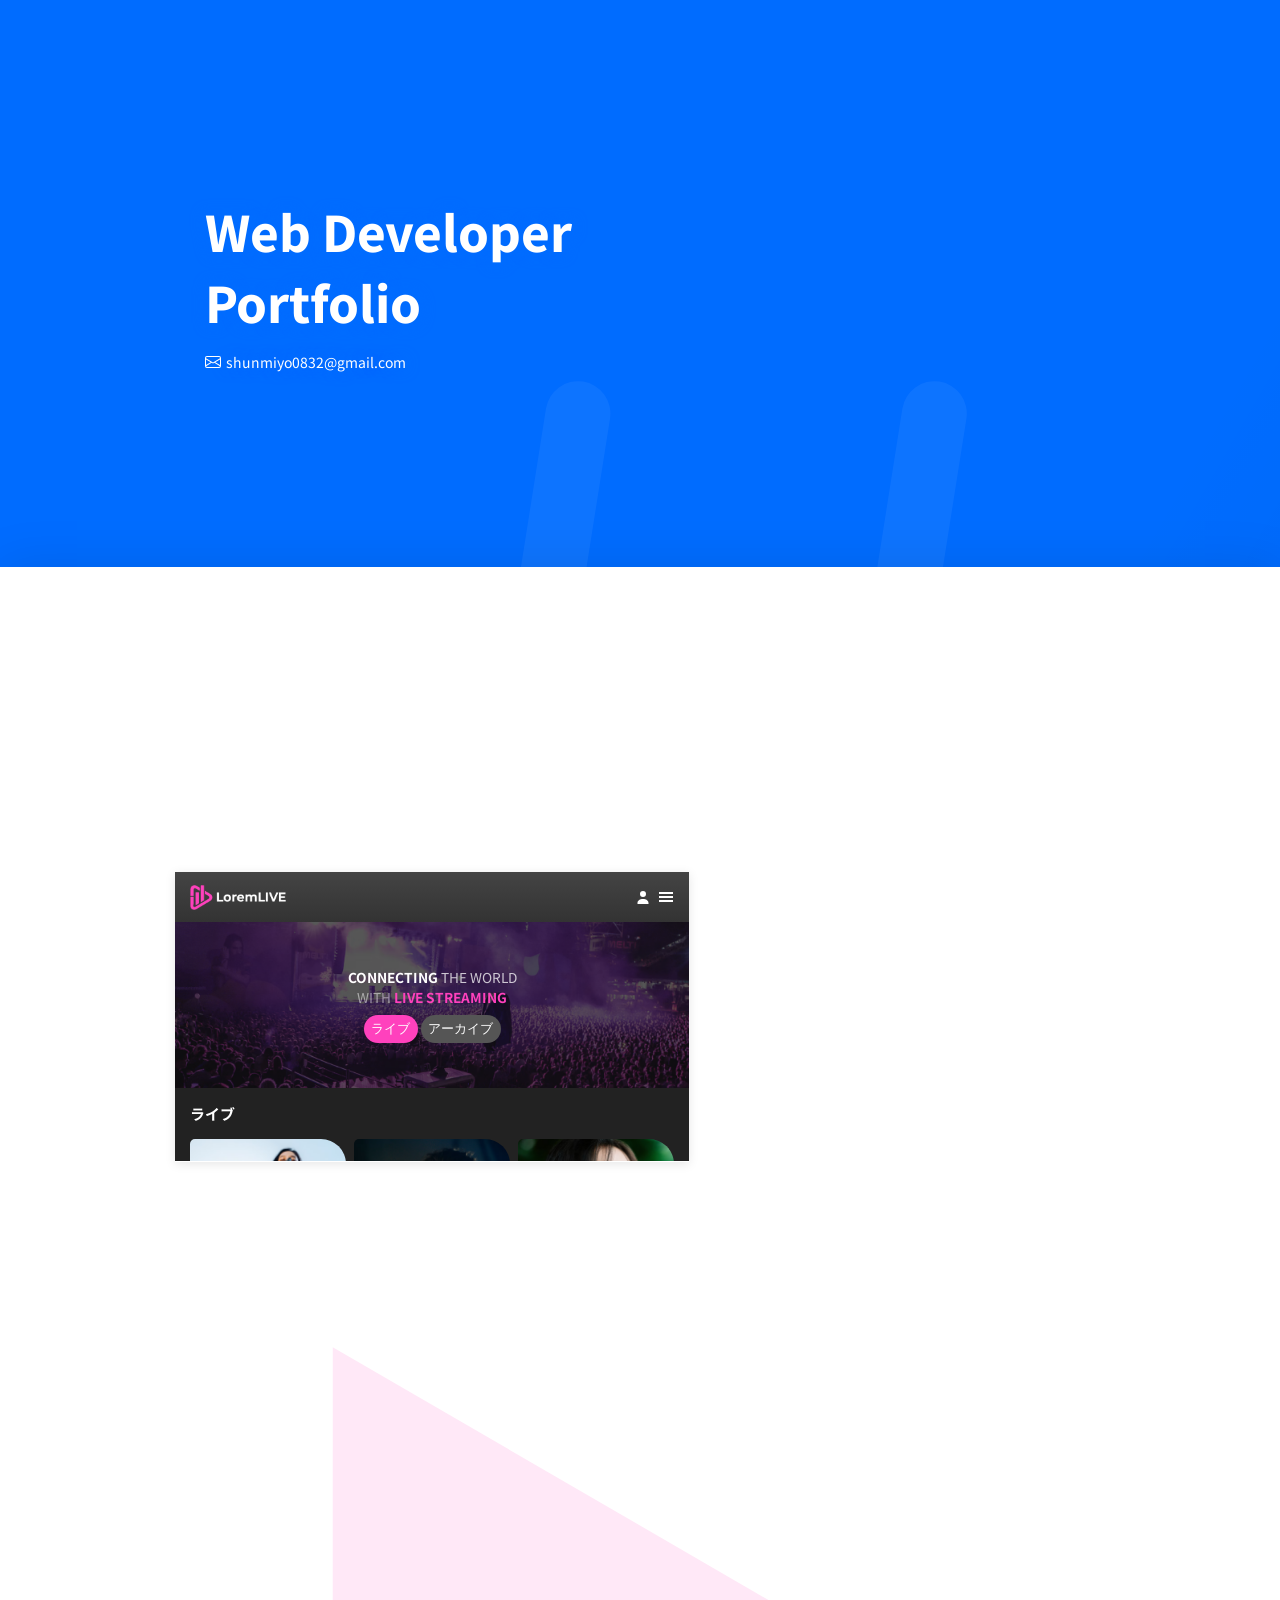
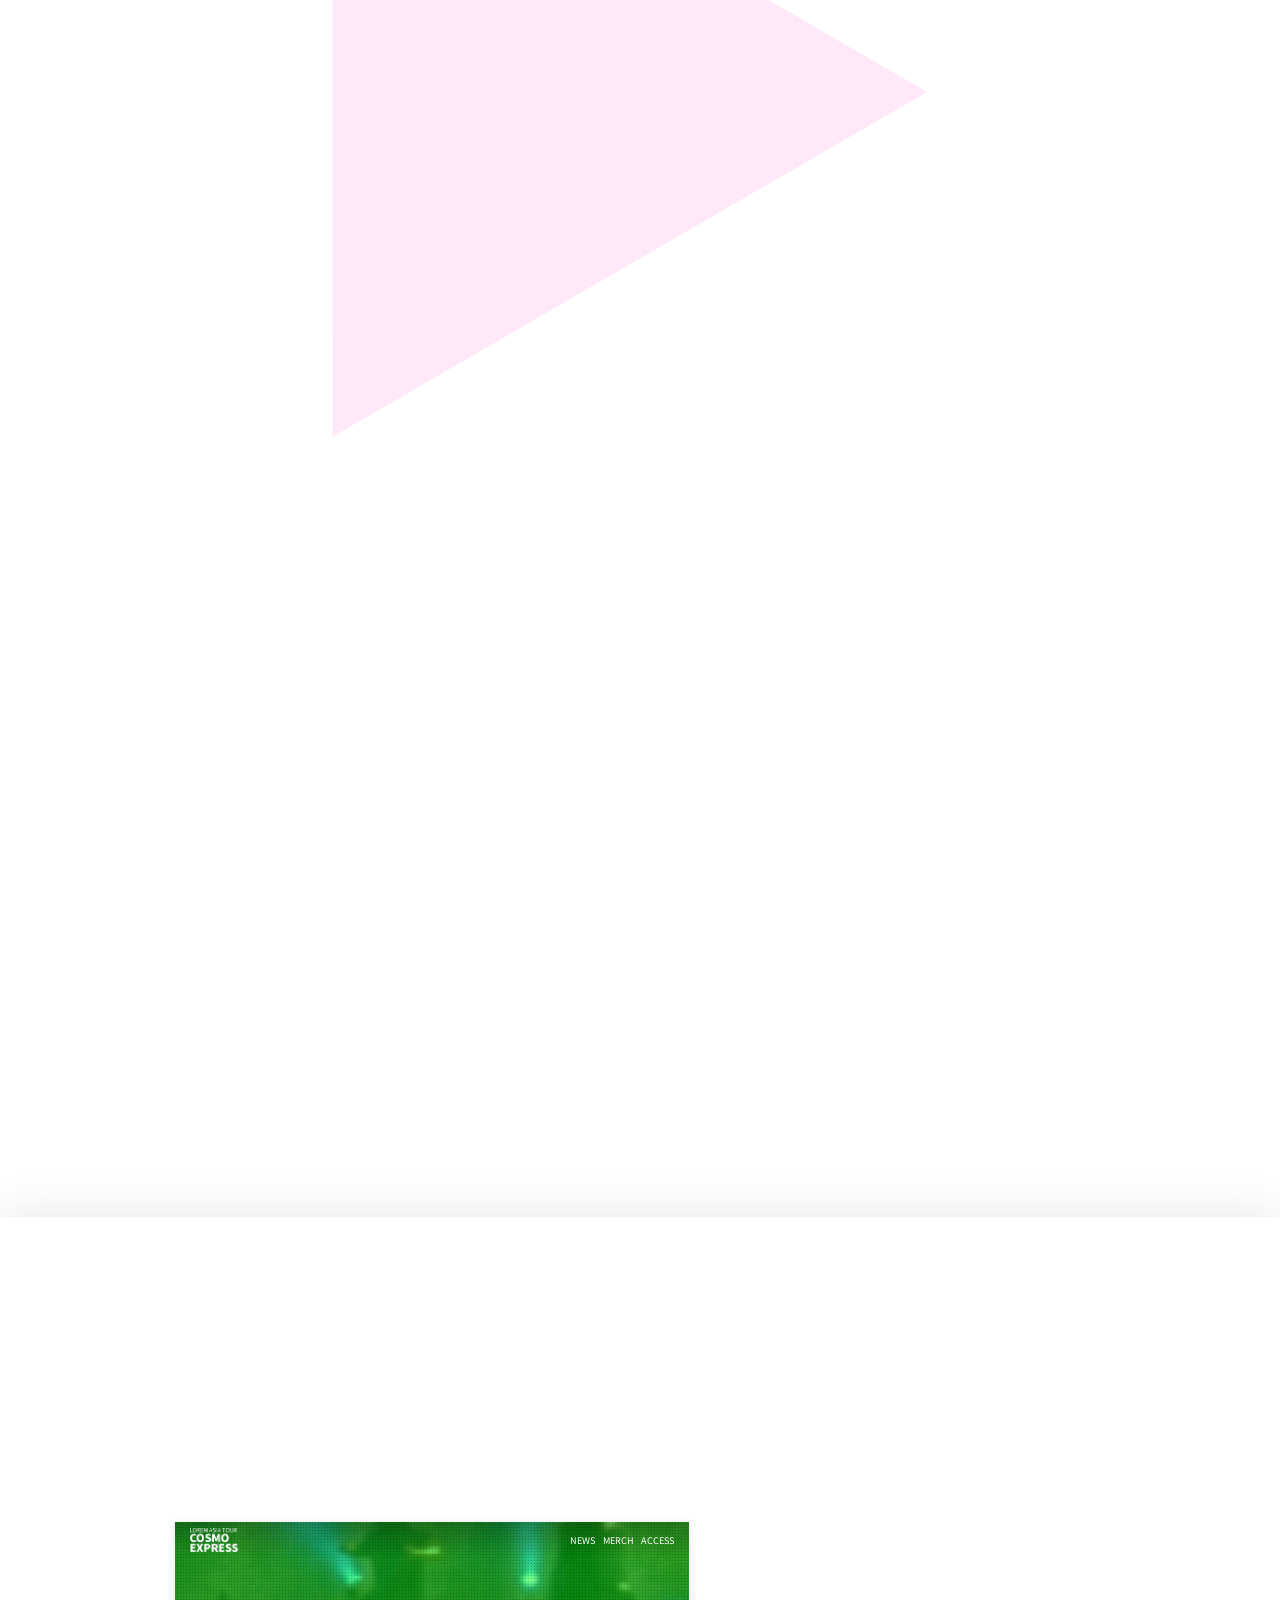
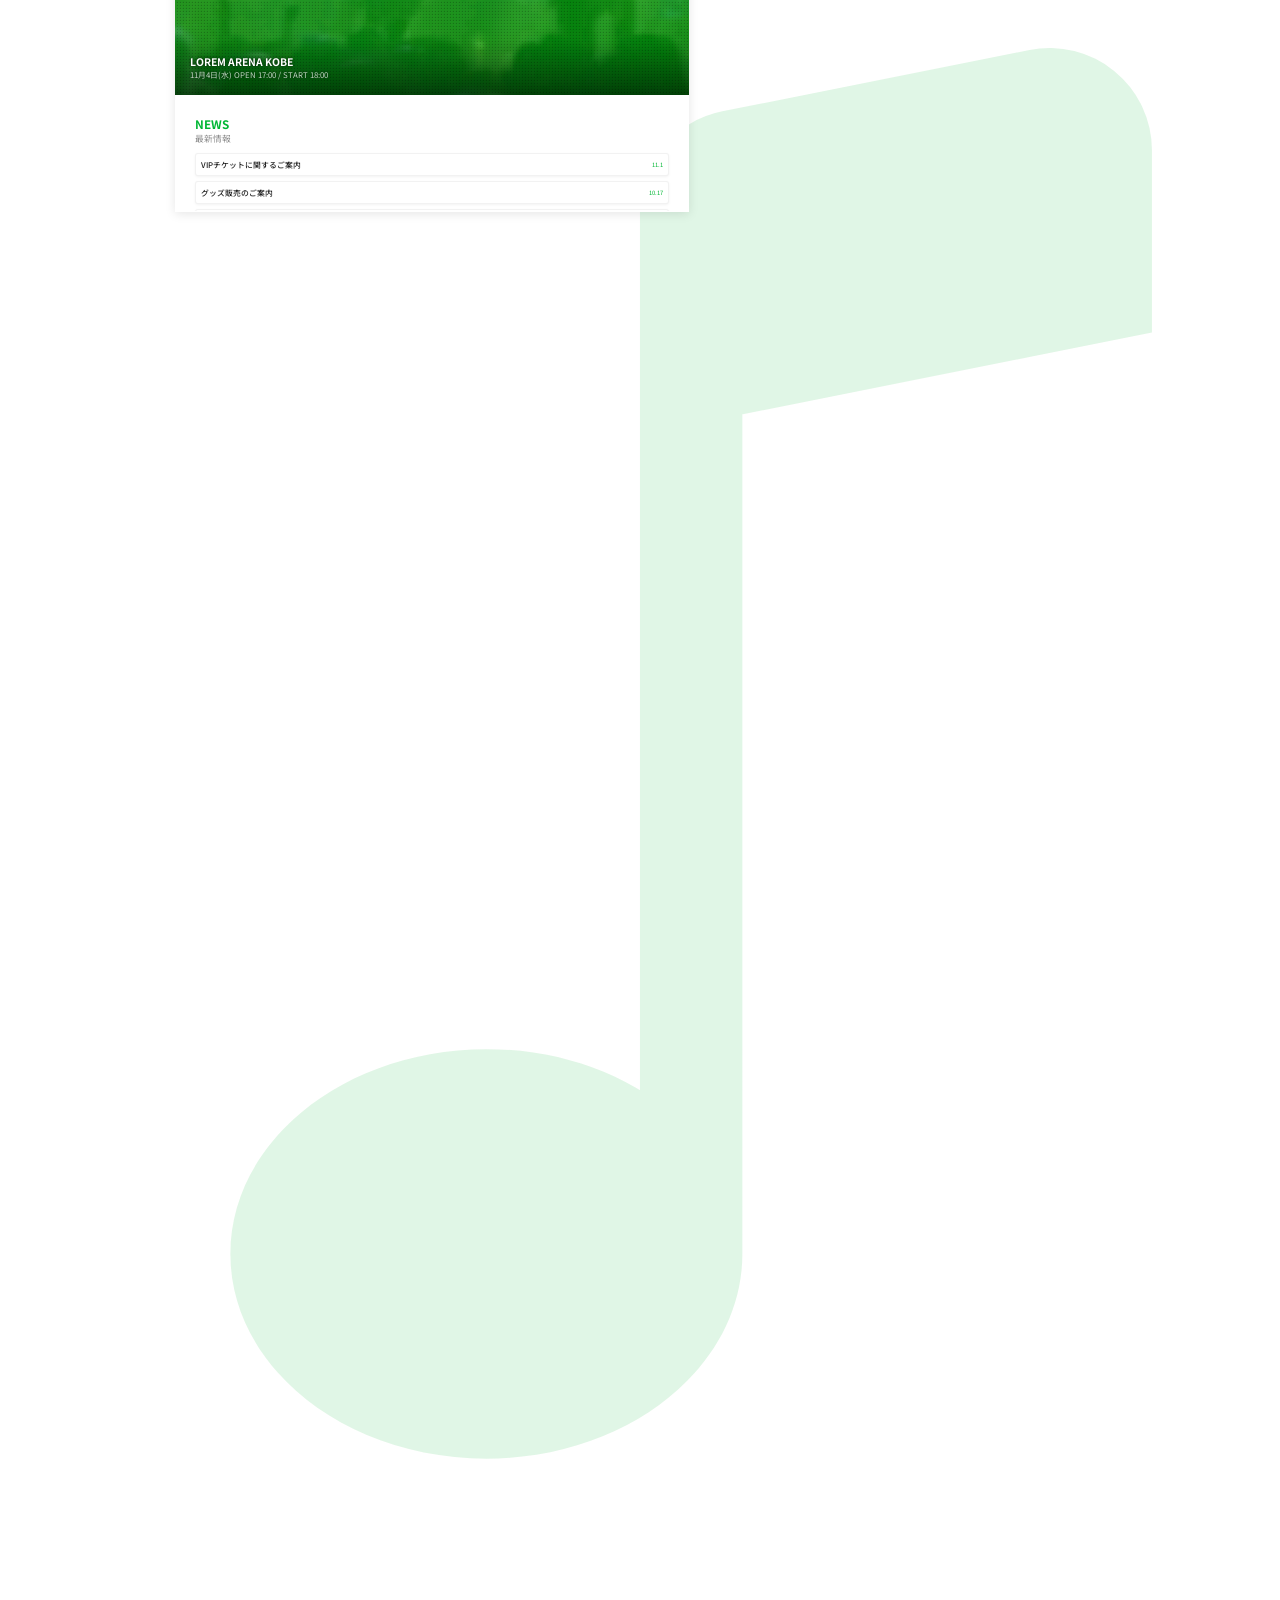
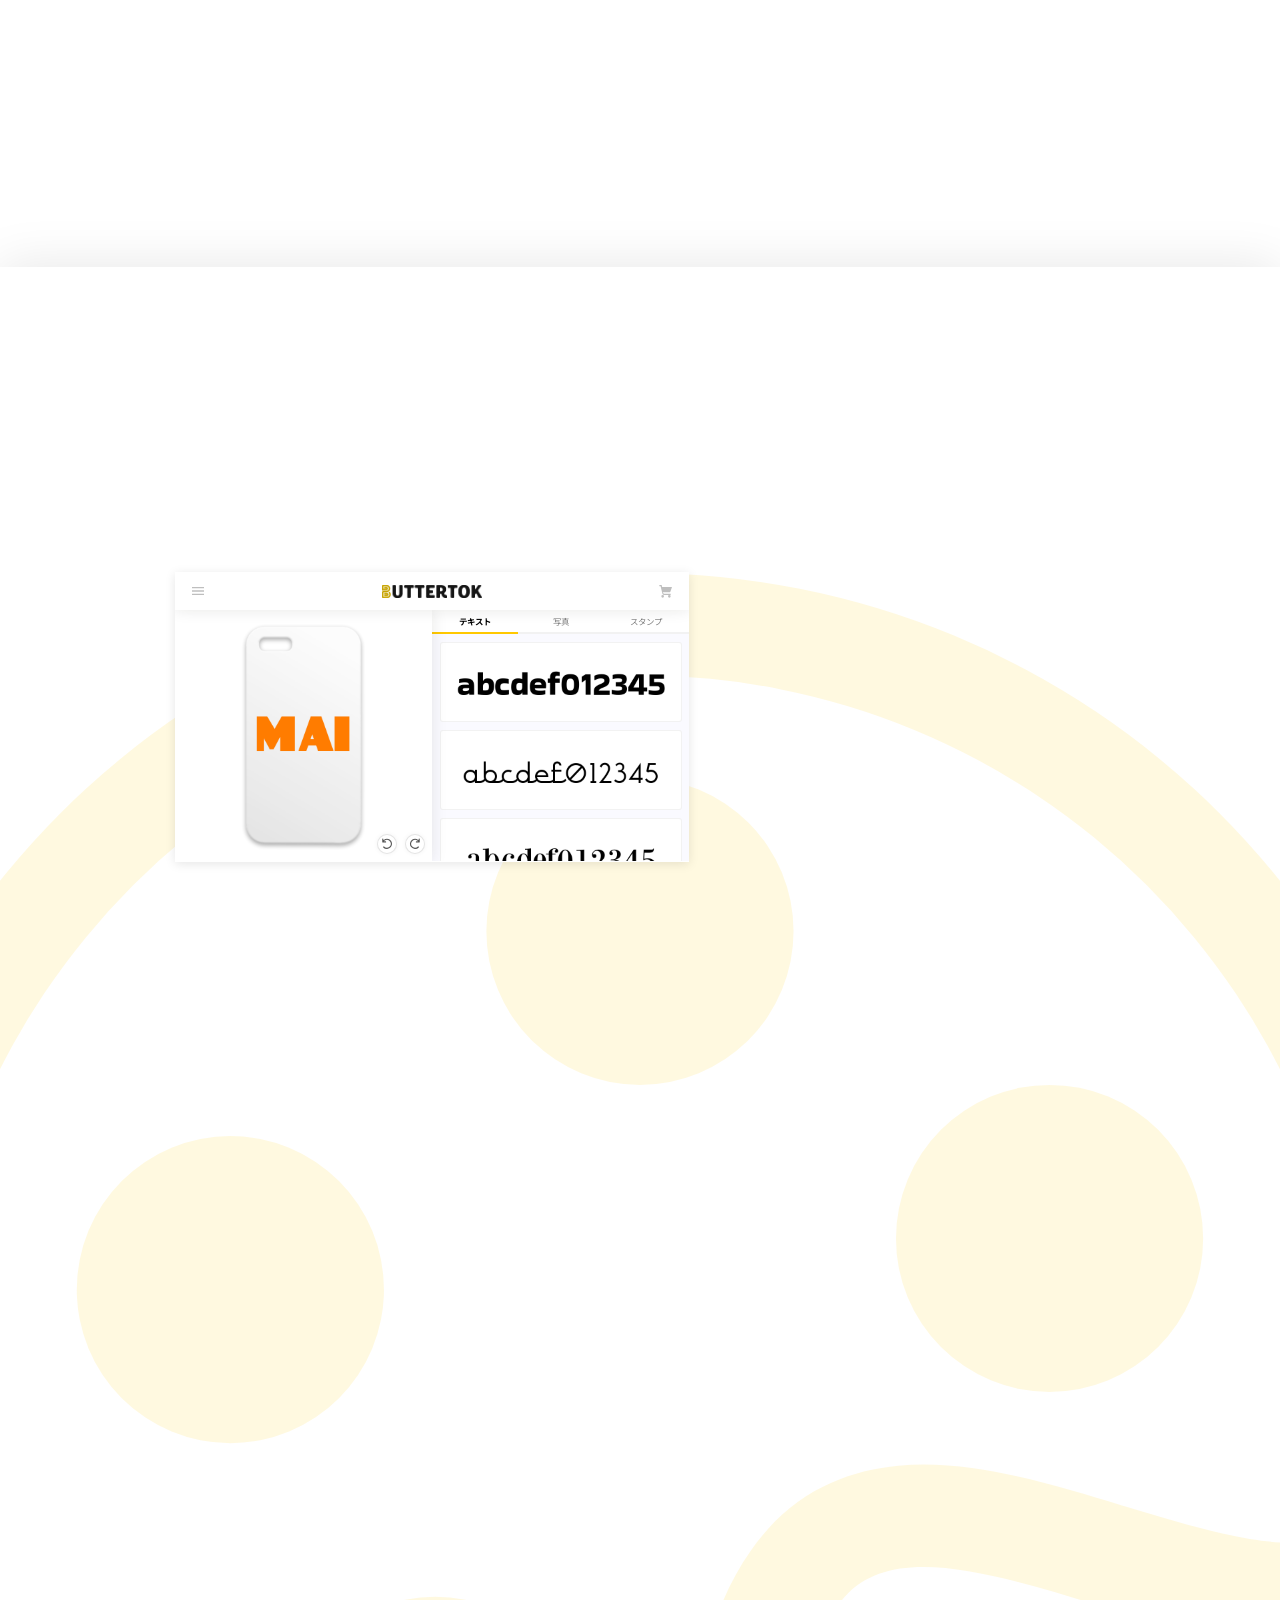
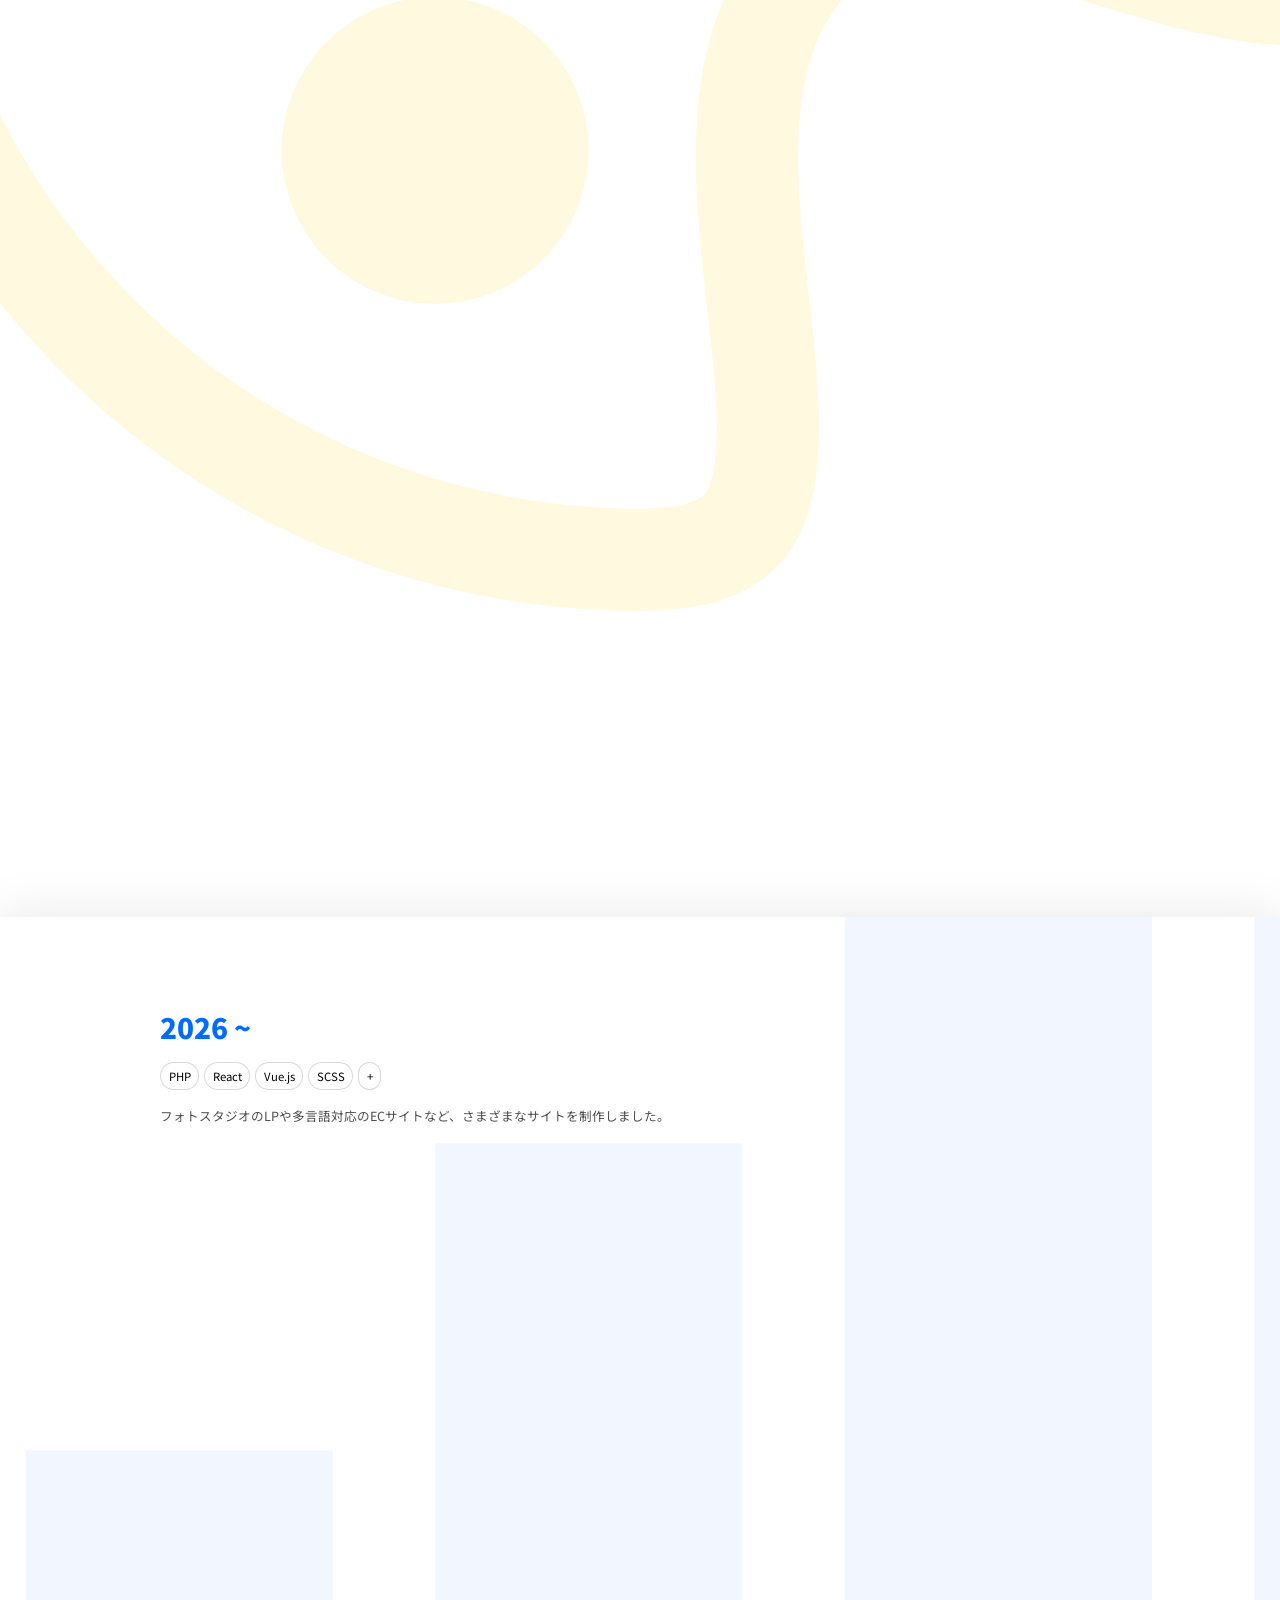
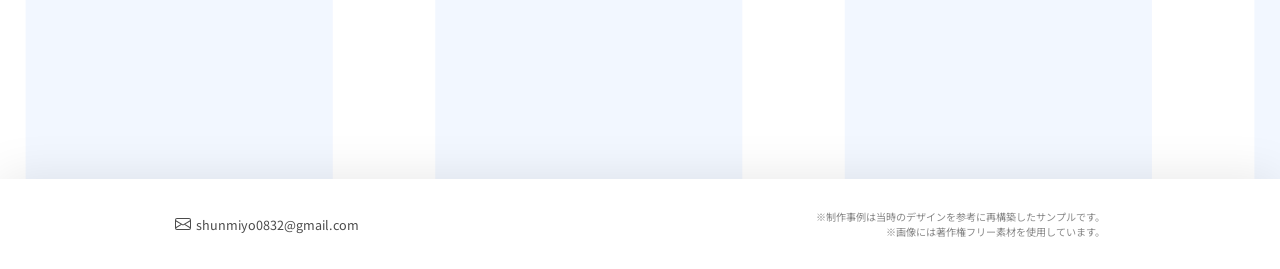
<file: index.html>
<html lang="ja">
  <head>
      <meta charset="UTF-8">
      <meta name="viewport" content="width=device-width, initial-scale=1.0, minimum-scale=1.0, maximum-scale=1.0, user-scalable=no">
      <meta name="robots" content="noindex, nofollow">
      <meta name="theme-color" content="rgb(0, 108, 255)">

      <link rel="preconnect" href="https://fonts.googleapis.com">
      <link rel="preconnect" href="https://fonts.gstatic.com" crossorigin>
      <link href="https://fonts.googleapis.com/css2?family=Noto+Sans+JP:wght@400;700&display=swap" rel="stylesheet">
      <link href="./assets/style.css?ver=117" rel="stylesheet">

      <title>
        Web Developer Portfolio
      </title>
  </head>

  <body>
    <main>
      <!-- slogan -->
      <section class="slogan-group">
        <div class="slogan-overlay"></div>
        <img class="slogan-hash" src="./assets/hashtag.svg" alt="">
        <div class="wrapper box">
          <div class="slogan-description">
            <h1>
              Web Developer<br>
              Portfolio
            </h1>
            <a class="slogan-contact" href="mailto:shunmiyo0832@gmail.com">
              <img class="footer-icon" src="./assets/email.svg" alt="">
              shunmiyo0832@gmail.com
            </a>
          </div>
        </div>
      </section>
      <!-- slogan end -->

      <!-- work group list -->
      <section class="work-group-list">
        <!-- work group -->
        <section class="work-group work-group-play">
          <div class="wrapper box">
            <div class="box-vertical">
              <div class="work-part-grid">
                <div class="work-part-preview">
                  <div class="work-preview-wrapper">
                    <div class="work-preview">
                      <iframe src="./sites/concert_streaming.html"></iframe>
                    </div>
                  </div>
                </div>

                <div class="work-part-description">
                  <div class="work-description-year">
                    2023
                  </div>

                  <div class="work-description-title-box">
                    <h2>
                      オンラインライブ配信サイト
                    </h2>
                  </div>

                  <div class="work-description-content-box">
                    <div class="work-description-flex work-description-flex-technology">
                      <div>
                        HTML
                      </div>

                      <div>
                        PHP
                      </div>

                      <div>
                        jQuery
                      </div>

                      <div>
                        Bootstrap
                      </div>

                      <div>
                        Socket.IO
                      </div>
                    </div>

                    <div class="work-description-detail">
                      ライブイベントの配信を提供するサイトを制作しました。
                    </div>
                  </div>
                </div>
              </div>
            </div>
          </div>
        </section>
        <!-- work group end -->

        <!-- work group -->
        <section class="work-group work-group-note">
          <div class="wrapper box">
            <div class="box-vertical">
              <div class="work-part-grid">
                <div class="work-part-preview">
                  <div class="work-preview-wrapper">
                    <div class="work-preview">
                      <iframe src="./sites/concert_artist.html"></iframe>
                    </div>
                  </div>
                </div>

                <div class="work-part-description">
                  <div class="work-description-year">
                    2024
                  </div>

                  <div class="work-description-title-box">
                    <h2>
                      アーティストライブイベントLP
                    </h2>
                  </div>

                  <div class="work-description-content-box">
                    <div class="work-description-flex work-description-flex-technology">
                      <div>
                        HTML
                      </div>

                      <div>
                        PHP
                      </div>

                      <div>
                        JavaScript
                      </div>

                      <div>
                        CSS
                      </div>
                    </div>

                    <div class="work-description-detail">
                      主にアーティストのイベントを紹介するLPを多数制作しました。
                    </div>
                  </div>
                </div>
              </div>
            </div>
          </div>
        </section>
        <!-- work group end -->

        <!-- work group -->
        <section class="work-group work-group-palette">
          <div class="wrapper box">
            <div class="box-vertical">
              <div class="work-part-grid">
                <div class="work-part-preview">
                  <div class="work-preview-wrapper">
                    <div class="work-preview">
                      <iframe src="./sites/concert_ordermade.html"></iframe>
                    </div>
                  </div>
                </div>

                <div class="work-part-description">
                  <div class="work-description-year">
                    2025
                  </div>

                  <div class="work-description-title-box">
                    <h2>
                      オリジナルグッズ<br>
                      デザインサイト
                    </h2>
                  </div>

                  <div class="work-description-content-box">
                    <div class="work-description-flex work-description-flex-technology">
                      <div>
                        Fabric.js
                      </div>

                      <div>
                        CodeIgniter4
                      </div>

                      <div>
                        CSS
                      </div>
                    </div>

                    <div class="work-description-detail">
                      Fabric.jsを活用し、オリジナルグッズをデザインできるECサイトを構築しました。
                    </div>
                  </div>
                </div>
              </div>
            </div>
          </div>
        </section>
        <!-- work group end -->

        <!-- work group -->
        <section class="work-group work-group-2026 work-group-chart">
          <div class="wrapper box">
            <div class="box-vertical">
              <div class="work-group-year">
                2026 ~
              </div>

              <div class="work-description-flex work-description-flex-technology work-group-technology">
                <div>PHP</div>
                <div>React</div>
                <div>Vue.js</div>
                <div>SCSS</div>
                <div>+</div>
              </div>

              <div class="work-description-content-box">
                <div class="work-description-detail">
                  フォトスタジオのLPや多言語対応のECサイトなど、さまざまなサイトを制作しました。
                </div>
              </div>

              <div class="work-gallery-grid">
                <div class="work-gallery-item"><img src="./assets/site_screenshot_0.png" alt=""></div>
                <div class="work-gallery-item"><img src="./assets/site_screenshot_1.png" alt=""></div>
                <div class="work-gallery-item"><img src="./assets/site_screenshot_2.png" alt=""></div>
                <div class="work-gallery-item"><img src="./assets/site_screenshot_3.png" alt=""></div>
              </div>
            </div>
          </div>
        </section>
        <!-- work group end -->
      </section>
      <!-- work group list end -->
    </main>

    <footer>
      <div class="wrapper box">
        <div class="footer-content">
          <a href="mailto:shunmiyo0832@gmail.com">
            <img class="footer-icon" src="./assets/email.svg" alt=""> shunmiyo0832@gmail.com
          </a>
          <div class="footer-note">
            ※制作事例は当時のデザインを参考に再構築したサンプルです。<br>
            ※画像には著作権フリー素材を使用しています。
          </div>
        </div>
      </div>
    </footer>
  <script>
    const updateVisibility = new IntersectionObserver(entries => {
      entries.forEach(entry => {
        entry.target.classList.toggle('is-visible', entry.isIntersecting);
      });
    }, { threshold: 0.35 });

    document.querySelectorAll('.work-part-description, .work-gallery-item').forEach(item => {
      updateVisibility.observe(item);
    });

    const updatePreview = () => {
      document.querySelectorAll('.work-group').forEach(workGroup => {
        if (workGroup.classList.contains('work-group-2026')) {
          return;
        }

        const scrollRange = workGroup.offsetHeight - window.innerHeight;
        const progress = scrollRange > 0
          ? Math.max(0, Math.min(1, -workGroup.getBoundingClientRect().top / scrollRange))
          : 0;
        workGroup.style.setProperty('--scroll-progress', progress);
      });
    };

    window.addEventListener('scroll', updatePreview, { passive: true });
    window.addEventListener('resize', updatePreview);

    updatePreview();
  </script>
  </body>
</html>
</file>
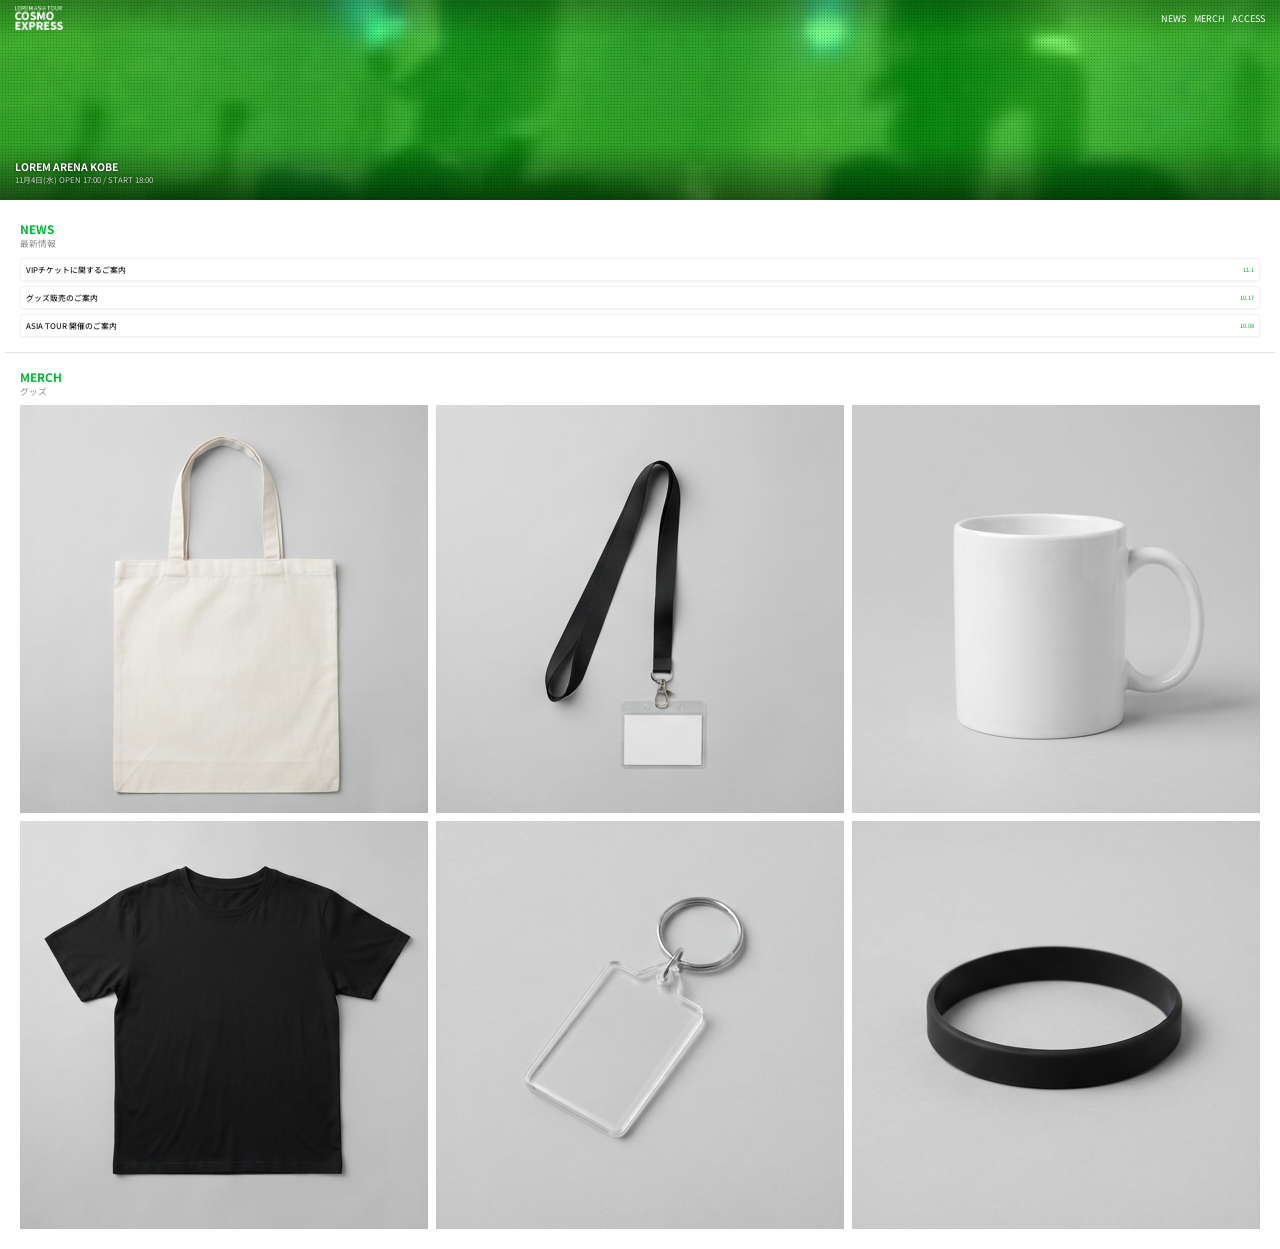
<file: sites/concert_artist.html>
<html lang="ja">
  <head>
    <meta charset="UTF-8">
    <meta name="viewport" content="width=device-width, initial-scale=1.0, minimum-scale=1.0, maximum-scale=1.0, user-scalable=no">
    <meta name="robots" content="noindex, nofollow">

    <link rel="preconnect" href="https://fonts.googleapis.com">
    <link rel="preconnect" href="https://fonts.gstatic.com" crossorigin>
    <link href="https://fonts.googleapis.com/css2?family=Noto+Sans+JP:wght@400;700&display=swap" rel="stylesheet">
    <link href="./assets/site_common.css" rel="stylesheet">

    <style>
      html, body {
        color: #222;
      }

      header {
        position: fixed;
        top: 0;
        left: 0;
        width: 100%;
        height: 36px;
        line-height: 36px;
        z-index: 10;
        color: #fff;
        background-image: linear-gradient(to bottom, rgba(0,0,0,0.25), rgba(0,0,0,0));
      }

      .header-logo {
        background-image: url('./assets/concert_artist_logo.png');
        width: 48px;
        height: 36px;
        background-position: center;
        background-size: contain;
        background-repeat: no-repeat;
      }

      .header-menu-list {
        font-size: 0.7em;
      }

      section.intro {
        height: 60vh;
        max-height: 200px;
        background-image: url('./assets/concert_artist_intro_background.png');
        background-size: cover;
        background-position: center;
        position: relative;
      }

      .intro-content-box {
        position: relative;
        width: 100%;
        height: 100%;
        background-color: rgba(0,255,25,0.5);
        background-image: url('./assets/concert_artist_intro_background_shade.png');
        background-size: 3px 3px;
      }

      .intro-content {
        position: absolute;
        left: 0;
        bottom: 0;
        padding: var(--spacing);
        width: 100%;
        color: #fff;
        text-shadow: 0 0 3px rgba(0,0,0,0.75);
        background-image: linear-gradient(to bottom, rgba(0,0,0,0), rgba(0,0,0,0.5));
      }

      .intro-content-title {
        font-size: 0.8em;
        font-weight: 700;
      }

      .intro-content-datetime {
        font-size: 0.6em;
        opacity: 0.75;
      }

      main {
        padding: calc(var(--spacing) / 3);
      }

      main > section {
        border-bottom: 1px solid rgba(0,0,0,0.1);
      }

      main > section:last-child {
        border-bottom: none;
      }

      .section-title {
        font-size: 0.9em;
        color: #00b734;
        margin-bottom: calc(var(--spacing) / 2);
      }

      .section-title-sub {
        font-weight: 400;
        font-size: 0.75em;
        opacity: 0.5;
        color: #222;
      }

      .news-element {
        padding: calc(var(--spacing) / 3);
        font-size: 0.6em;
        margin-bottom: calc(var(--spacing) / 3);
        background-color: #fff;
        border: 1px solid rgba(0,0,0,0.05);
        box-shadow: 0 1px 3px rgba(0,0,0,0.05);
        border-radius: 3px;
      }

      .news-list > .news-element:last-child {
        margin-bottom: 0;
      }

      .news-title {
        font-weight: 500;
      }

      .news-date {
        font-size: 0.75em;
        color: #00b734;
      }

      .merch-list {
        display: flex;
        flex-wrap: wrap;
        gap: calc(var(--spacing) / 2);
      }

      .merch-item {
        flex: 0 0 calc((100% - var(--spacing)) / 3);
        aspect-ratio: 1;
        background-color: #eee;
        background-size: cover;
      }

      @media (max-width: 319px) {
        .section-title {
          text-align: center;
        }
      }

      @media (max-width: 239px) {
        .merch-item {
          flex-basis: calc((100% - var(--spacing) / 2) / 2);
        }
      }
    </style>
  </head>
  
  <body>
    <header>
      <div class="box-horizontal">
        <div class="flex space-between">
          <div>
            <div class="header-logo"></div>
          </div>

          <div class="flex header-menu-list">
            <div>
              NEWS
            </div>

            <div>
              MERCH
            </div>

            <div>
              ACCESS
            </div>
          </div>
        </div>
      </div>
    </header>

    <section class="intro">
      <div class="intro-content-box">
        <div class="intro-content">
          <div class="intro-content-title">
            LOREM ARENA KOBE
          </div>

          <div class="intro-content-datetime">
            11月4日(水) OPEN 17:00 / START 18:00
          </div>
        </div>
      </div>
    </section>

    <main>
      <section class="news box">
        <h2 class="section-title">
          NEWS<br>
          <span class="section-title-sub">
            最新情報
          </span>
        </h2>

        <div class="news-list">
          <div class="news-element">
            <div class="flex space-between">
              <div class="news-title">
                VIPチケットに関するご案内
              </div>

              <div class="news-date">
                11.1
              </div>
            </div>
          </div>

          <div class="news-element">
            <div class="flex space-between">
              <div class="news-title">
                グッズ販売のご案内
              </div>

              <div class="news-date">
                10.17
              </div>
            </div>
          </div>

          <div class="news-element">
            <div class="flex space-between">
              <div class="news-title">
                ASIA TOUR 開催のご案内
              </div>

              <div class="news-date">
                10.08
              </div>
            </div>
          </div>
        </div>
      </section>

      <section class="news box">
        <h2 class="section-title">
          MERCH<br>
          <span class="section-title-sub">
            グッズ
          </span>
        </h2>

        <div class="merch-list">
          <div class="merch-item" style="background-image: url('./assets/concert_artist_merch_0.png');"></div>
          <div class="merch-item" style="background-image: url('./assets/concert_artist_merch_1.png');"></div>
          <div class="merch-item" style="background-image: url('./assets/concert_artist_merch_2.png');"></div>
          <div class="merch-item" style="background-image: url('./assets/concert_artist_merch_3.png');"></div>
          <div class="merch-item" style="background-image: url('./assets/concert_artist_merch_4.png');"></div>
          <div class="merch-item" style="background-image: url('./assets/concert_artist_merch_5.png');"></div>
        </div>
      </section>
    </main>
  </body>
</html>
</file>
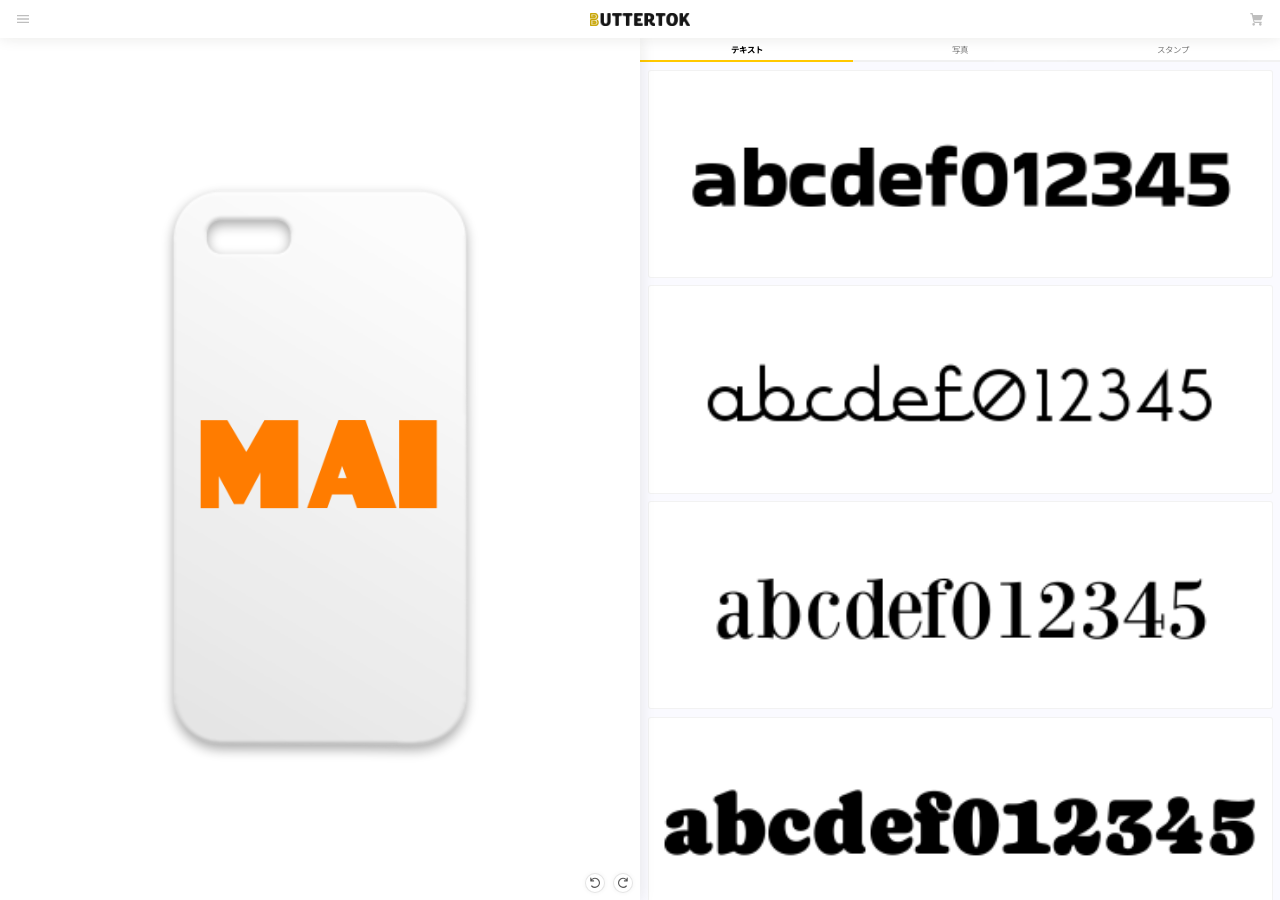
<file: sites/concert_ordermade.html>
<html lang="ja">
  <head>
    <meta charset="UTF-8">
    <meta name="viewport" content="width=device-width, initial-scale=1.0, minimum-scale=1.0, maximum-scale=1.0, user-scalable=no">
    <meta name="robots" content="noindex, nofollow">

    <link rel="preconnect" href="https://fonts.googleapis.com">
    <link rel="preconnect" href="https://fonts.gstatic.com" crossorigin>
    <link href="https://fonts.googleapis.com/css2?family=Noto+Sans+JP:wght@400;700&display=swap" rel="stylesheet">
    <link href="./assets/site_common.css" rel="stylesheet">

    <style>
      :root {
        --header-height: 38px;
      }

      html, body {
        background-color: rgb(250,250,255);
      }

      header {
        height: var(--header-height);
        line-height: var(--header-height);
        background-color: #fff;
        box-shadow: 0 0 15px rgba(25,25,0,0.1);
        position: relative;
        z-index: 10;
      }

      .header-logo {
        background-image: url('./assets/concert_ordermade_logo.png');
        width: 100px;
        height: var(--header-height);
        background-position: center;
        background-size: contain;
        background-repeat: no-repeat;
        filter: brightness(0.8);
      }

      .header-icon {
        display: block;
        width: 16px;
        height: 16px;
        fill: currentColor;
        opacity: 0.25;
      }

      main {
        position: fixed;
        left: 0;
        bottom: 0;
        width: 100%;
        height: calc(100% - var(--header-height));
      }

      .preview,
      .tool {
        position: absolute;
        top: 0;
        width: 50%;
        height: 100%;
      }

      .preview {
        left: 0;
        background-color: #fff;
        background-image: url('./assets/concert_ordermade_preview_base.png');
        background-size: contain;
        background-repeat: no-repeat;
        background-position: center;
        box-shadow: 0 0 15px rgba(25,25,0,0.1);
        z-index: 5;
      }

      .tool {
        right: 0;
      }

      .tool-item {
        background-size: cover;
      }

      .section-content {
        position: relative;
        width: 100%;
        height: 100%;
      }

      .preview-history-button-list {
        position: absolute;
        bottom: calc(var(--spacing) / 2);
        right: calc(var(--spacing) / 2);
      }

      .preview-history-button {
        display: flex;
        flex: 0 0 20px;
        width: 20px;
        height: 20px;
        align-items: center;
        justify-content: center;
        box-sizing: border-box;
        padding: 0;
        border: 1px solid rgba(0,0,0,0.1);
        box-shadow: 0 0 5px rgba(25,25,0,0.05);
        border-radius: 50%;
        background-color: #fff;
        color: #555;
        line-height: 0;
      }

      .preview-history-button svg {
        display: block;
        flex: none;
        width: 14px;
        height: 14px;
        fill: none;
        stroke: currentColor;
        stroke-width: 1.6;
        stroke-linecap: round;
        stroke-linejoin: round;
      }

      .preview-history-button.redo svg {
        transform: scaleX(-1);
      }

      .tab-list {
        display: flex;
        background-color: #fff;
      }

      .tab-list > div {
        flex: 1;
        text-align: center;
        opacity: 0.5;
        font-size: 0.65em;
        padding: calc(var(--spacing) / 3);
        border-bottom: 2px solid rgba(0,0,0,0.1);
      }

      .tab-list > .active {
        opacity: 1;
        font-weight: 700;
        border-color: #ffc800;
      }

      .tool-item-list {
        padding: calc(var(--spacing) / 2);
      }

      .tool-item {
        width: 100%;
        aspect-ratio: 3 / 1;
        margin-bottom: calc(var(--spacing) / 2);
        background-color: #fff;
        border: 1px solid rgba(0,0,0,0.05);
        border-radius: 3px;
      }

      .tool-item:last-child {
        margin-bottom: 0;
      }

      @media (max-width: 320px) {
        .preview,
        .tool {
          left: 0;
          right: auto;
          width: 100%;
          height: 50%;
        }

        .preview {
          top: 0;
        }

        .tool {
          top: 50%;
        }
      }
    </style>
  </head>
  
  <body>
    <header>
      <div class="box-horizontal">
        <div class="flex space-between">
          <div>
            <svg class="header-icon" viewBox="0 0 24 24">
              <path d="M3 6h18v2H3zm0 5h18v2H3zm0 5h18v2H3z" />
            </svg>
          </div>

          <div>
            <div class="header-logo"></div>
          </div>

          <div>
            <svg class="header-icon" viewBox="0 0 24 24">
              <path d="M7 18a2 2 0 1 0 0 4 2 2 0 0 0 0-4Zm10 0a2 2 0 1 0 0 4 2 2 0 0 0 0-4ZM7.2 14h9.6a2 2 0 0 0 1.9-1.4L21 6H6.2L5.5 3H2v2h1.9l2.6 10.8A2.5 2.5 0 0 0 9 18h10v-2H9a.5.5 0 0 1-.5-.4z" />
            </svg>
          </div>
        </div>
      </div>
    </header>

    <main>
      <section class="preview">
        <div class="section-content">
          <div class="flex preview-history-button-list">
            <button class="preview-history-button" type="button">
              <svg viewBox="0 0 20 20">
                <path d="M4 7a6.5 6.5 0 1 1 1.2 7.3M4 7V3M4 7h4" />
              </svg>
            </button>

            <button class="preview-history-button redo" type="button">
              <svg viewBox="0 0 20 20">
                <path d="M4 7a6.5 6.5 0 1 1 1.2 7.3M4 7V3M4 7h4" />
              </svg>
            </button>
          </div>
        </div>
      </section>

      <section class="tool">
        <div class="section-content">
          <div class="tab-list">
            <div class="active">
              テキスト
            </div>

            <div>
              写真
            </div>

            <div>
              スタンプ
            </div>
          </div>

          <div class="tool-item-list">
            <div class="tool-item" style="background-image: url('./assets/concert_ordermade_preview_tool_font_0.png');"></div>
            <div class="tool-item" style="background-image: url('./assets/concert_ordermade_preview_tool_font_1.png');"></div>
            <div class="tool-item" style="background-image: url('./assets/concert_ordermade_preview_tool_font_2.png');"></div>
            <div class="tool-item" style="background-image: url('./assets/concert_ordermade_preview_tool_font_3.png');"></div>
            <div class="tool-item" style="background-image: url('./assets/concert_ordermade_preview_tool_font_4.png');"></div>
            <div class="tool-item" style="background-image: url('./assets/concert_ordermade_preview_tool_font_5.png');"></div>
          </div>
        </div>
      </section>
    </main>
  </body>
</html>
</file>
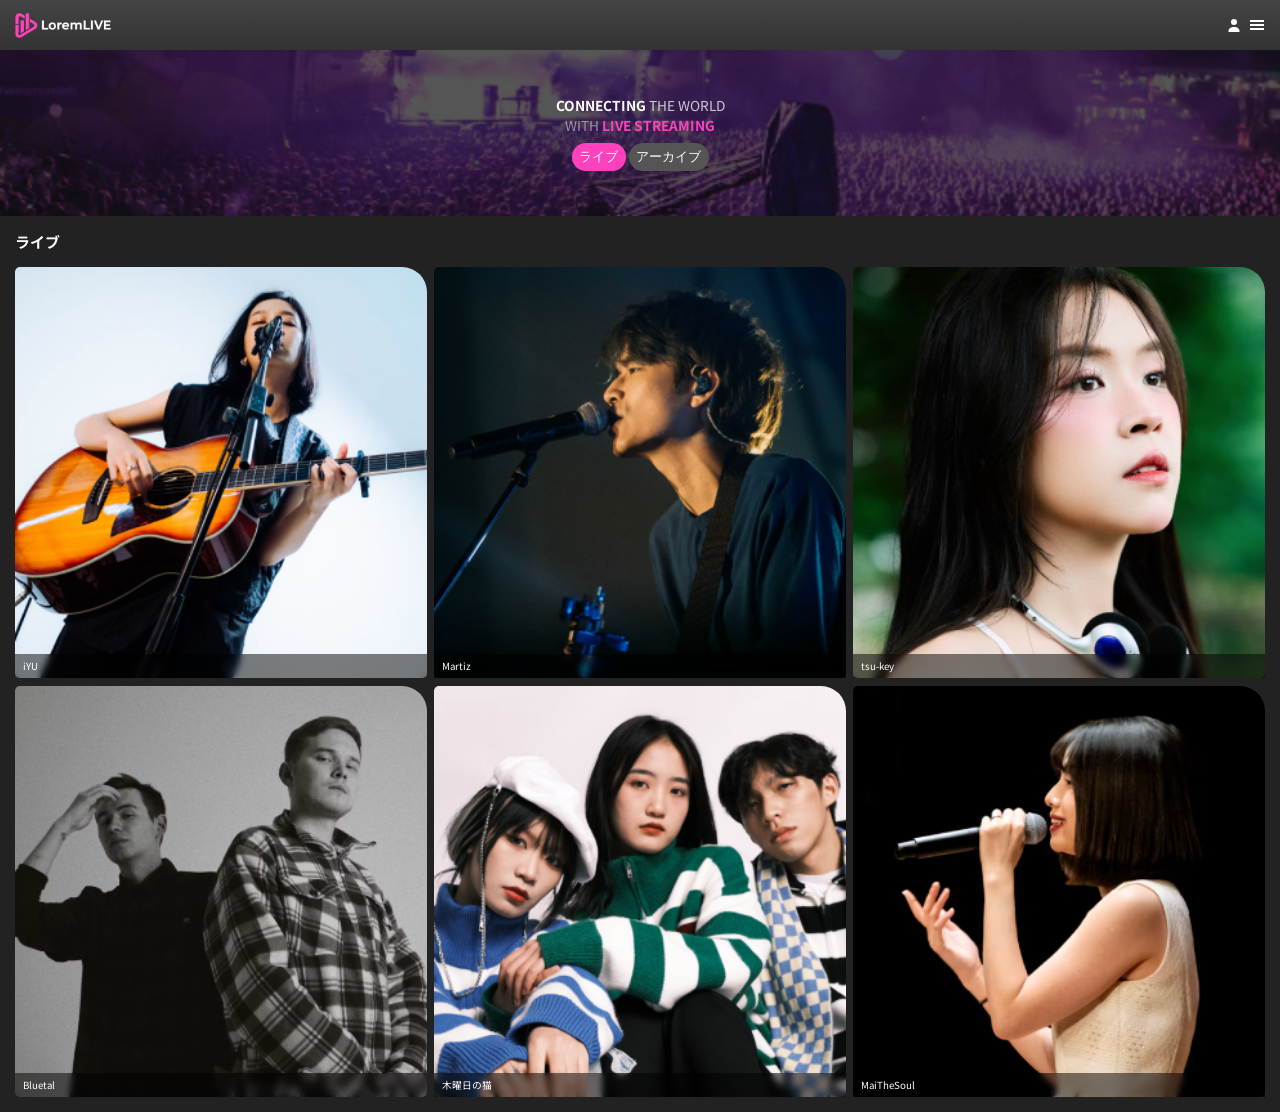
<file: sites/concert_streaming.html>
<html lang="ja">
  <head>
    <meta charset="UTF-8">
    <meta name="viewport" content="width=device-width, initial-scale=1.0, minimum-scale=1.0, maximum-scale=1.0, user-scalable=no">
    <meta name="robots" content="noindex, nofollow">

    <link rel="preconnect" href="https://fonts.googleapis.com">
    <link rel="preconnect" href="https://fonts.gstatic.com" crossorigin>
    <link href="https://fonts.googleapis.com/css2?family=Noto+Sans+JP:wght@400;700&display=swap" rel="stylesheet">
    <link href="./assets/site_common.css" rel="stylesheet">
    
    <style>
      html, body {
        background-color: #222;
        color: #fff;
      }

      button {
        border: none;
        border-radius: 9999px;
        padding: calc(var(--spacing) / 3) calc(var(--spacing) / 2);
      }

      .button {
        background-color: #555;
        color: #fff;
      }

      .button-color {
        background-color: #ff41bd;
        color: #fff;
      }

      h1 {
        font-size: 1.05em;
        font-weight: 400;
        text-align: center;
      }

      .color-primary {
        color: #ff41bd;
      }

      header {
        height: 50px;
        line-height: 50px;
        background-image: linear-gradient(to bottom, #444, #333);
        font-size: 0.9em;
      }

      .header-logo {
        width: 96px;
        height: 50px;
        background-position: left center;
        background-repeat: no-repeat;
        background-size: contain;
      }

      .header-icon {
        display: block;
        width: 16px;
        height: 16px;
      }

      .slogan-box {
        padding: 30px 0;
        background-image: url('./assets/concert_streaming_slogan_background.png');
        background-position: center;
        background-size: cover;
      }

      .live-list {
        display: flex;
        flex-wrap: wrap;
        gap: calc(var(--spacing) / 2);
        width: 100%;
        margin-top: var(--spacing);
      }

      .live-item {
        flex: 0 0 calc((100% - var(--spacing)) / 3);
        aspect-ratio: 1;
        background-color: rgba(255, 255, 255, 0.1);
        border-radius: 5px 25px 5px 5px;
        background-size: cover;
        position: relative;
      }

      .live-item-title {
        position: absolute;
        left: 0;
        bottom: 0;
        width: 100%;
        font-size: 0.75em;
        background-color: rgba(0,0,0,0.5);
        padding: calc(var(--spacing) / 3) calc(var(--spacing) / 2);
        backdrop-filter: blur(3px);
      }

      @media (max-width: 280px) {
        .live-item {
          flex-basis: calc((100% - var(--spacing) / 2) / 2);
        }
      }
    </style>
  </head>
  
  <body>
    <header>
      <div class="box-horizontal">
        <div class="flex space-between">
          <div>
            <div class="header-logo" style="background-image: url('./assets/concert_streaming_logo.png');"></div>
          </div>

          <div class="flex">
            <div>
              <svg class="header-icon" xmlns="http://www.w3.org/2000/svg" viewBox="0 0 16 16" fill="currentColor">
                <path d="M8 8a3 3 0 1 0 0-6 3 3 0 0 0 0 6m5.5 6c0-2.5-2.5-4-5.5-4s-5.5 1.5-5.5 4v1h11z" />
              </svg>
            </div>

            <div>
              <svg class="header-icon" xmlns="http://www.w3.org/2000/svg" viewBox="0 0 16 16" fill="currentColor">
                <path d="M1 3h14v2H1zm0 4h14v2H1zm0 4h14v2H1z" />
              </svg>
            </div>
          </div>
        </div>
      </div>
    </header>

    <main>
      <section class="slogan-box">
        <div class="box flex vertical center">
          <h1>
            <b>CONNECTING</b> <span class="opacity-75">THE WORLD</span><br>
            <span class="opacity-50">WITH</span> <b class="color-primary">LIVE STREAMING</b>
          </h1>

          <div class="text-align-center">
            <button type="button" class="button-color">
              ライブ
            </button>

            <button type="button" class="button">
              アーカイブ
            </button>
          </div>
        </div>
      </section>

      <section>
        <div class="box">
          <h2>
            ライブ
          </h2>

          <div class="live-list">
            <div class="live-item" style="background-image: url('./assets/concert_live_00.png')">
              <div class="live-item-title">
                iYU
              </div>
            </div>

            <div class="live-item" style="background-image: url('./assets/concert_live_01.png')">
              <div class="live-item-title">
                Martiz
              </div>
            </div>

            <div class="live-item" style="background-image: url('./assets/concert_live_02.png')">
              <div class="live-item-title">
                tsu-key
              </div>
            </div>

            <div class="live-item" style="background-image: url('./assets/concert_live_03.png')">
              <div class="live-item-title">
                Bluetal
              </div>
            </div>

            <div class="live-item" style="background-image: url('./assets/concert_live_04.png')">
              <div class="live-item-title">
                木曜日の猫
              </div>
            </div>

            <div class="live-item" style="background-image: url('./assets/concert_live_05.png')">
              <div class="live-item-title">
                MaiTheSoul
              </div>
            </div>
          </div>
        </div>
      </section>
    </main>
  </body>
</html>
</file>
<file: assets/style.css>
:root {
      --spacing: 15px;
      --color-background: rgb(255,255,255);
      --color-background-shade: rgba(0,0,5,0.05);
      --color-primary: rgb(0, 108, 255);
      --color-shade: rgba(0,0,5,0.1);
      --transition-duration: 0.75s;
    }

    * {
      box-sizing: border-box;
    }

    html, body {
      padding: 0;
      margin: 0;
      font-size: 14px;
      font-family: 'Noto Sans JP', sans-serif;
    }

    html {
      overflow-x: hidden;
    }

    a, a:visited {
      text-decoration: none;
      color: unset;
    }

    h1, h2, h3, h4, h5 {
      margin: 0;
      padding: 0;
    }

    h1 {
      font-size: 3.5em;
      font-weight: 800;
    }

    h2 {
      font-size: 1.9em;
    }

    .wrapper {
      margin: 0 auto;
      max-width: 960px;
    }

    .box {
      padding: var(--spacing);
    }

    .box-vertical {
      padding-top: var(--spacing);
      padding-bottom: var(--spacing);
    }

    footer {
      background-color: var(--color-background);
      box-shadow: 0 0 50px var(--color-shade);
      position: relative;
    }

    .footer-content {
      display: flex;
      align-items: center;
      justify-content: space-between;
      gap: var(--spacing);
      padding-top: var(--spacing);
      padding-bottom: var(--spacing);
    }

    .footer-note {
      max-width: 600px;
      text-align: right;
    }

    .slogan-group {
      padding: 180px 0;
      position: relative;
      overflow: hidden;
      background-color: var(--color-primary);
      color: white;
    }

    .slogan-overlay {
      position: absolute;
      inset: 0;
      z-index: 0;
      background-image: linear-gradient(120deg, var(--color-primary), transparent 45%, rgba(0, 0, 0, 0.2));
      background-size: 200% 200%;
      animation: slogan-overlay-gradient 6s ease-in-out infinite alternate;
      pointer-events: none;
    }

    .slogan-description {
      text-shadow: 0 0 15px var(--color-primary);
    }

    .slogan-hash {
      position: absolute;
      top: 50%;
      right: 0;
      z-index: 1;
      width: clamp(480px, 100vw, 1080px);
      height: auto;
      transform-origin: center;
      animation: slogan-hash-tilt 6s ease-in-out infinite alternate;
      opacity: 0.05;
    }

    .slogan-contact {
      display: inline-flex;
      align-items: center;
      gap: calc(var(--spacing) / 3);
      margin-top: var(--spacing);
      color: white;
    }

    .slogan-contact .footer-icon {
      filter: brightness(0) invert(1);
    }

    .slogan-group .wrapper {
      position: relative;
      z-index: 2;
    }

    @keyframes slogan-overlay-gradient {
      from { background-position: 0% 50%; }
      to { background-position: 100% 50%; }
    }

    @keyframes slogan-hash-tilt {
      from {
        transform: translateY(-50%) perspective(700px) rotateY(-5deg) rotateZ(-5deg);
      }
      to {
        transform: translateY(-50%) perspective(700px) rotateY(5deg) rotateZ(5deg);
      }
    }

    .slogan-group .wrapper {
      padding-left: calc(var(--spacing) + 30px);
    }

    .work-part-grid {
      display: grid;
      grid-template-columns: 4fr 3fr;
      align-items: center;
      gap: 30px;
    }

    .work-part-preview {
      min-width: 0;
    }

    .work-preview-wrapper {
      display: flex;
      width: 100%;
      height: min(60vh, 500px);
      align-items: center;
      justify-content: center;
    }

    .work-preview {
      position: relative;
      width: calc(100% - (100% - 240px) * var(--scroll-progress, 0));
      aspect-ratio: calc(16 / 9 - (16 / 9 - 9 / 20) * var(--scroll-progress, 0));
      border-radius: calc(30px * var(--scroll-progress, 0));
      border: calc(5px * var(--scroll-progress, 0)) solid rgba(15, 15, 20, var(--scroll-progress, 0));
      overflow: hidden;
      background-color: var(--color-background);
      box-shadow: 0 2px 10px var(--color-shade);
    }

    .work-preview iframe {
      position: absolute;
      inset: 0;
      width: 100%;
      height: 100%;
      border: 0;
      pointer-events: none;
      overflow: hidden;
    }

    .work-group-list {
      position: relative;
    }

    .work-group {
      position: relative;
      min-height: 250vh;
      background-color: var(--color-background);
      background-position: center;
      background-repeat: no-repeat;
      background-size: 128vw auto;
      box-shadow: 0 0 50px var(--color-shade);
    }

    .work-group-play { background-image: url('./icon-play.svg'); }
    .work-group-note { background-image: url('./icon-note.svg'); }
    .work-group-palette { background-image: url('./icon-brush.svg'); }
    .work-group-chart { background-image: url('./icon-chart.svg'); }

    .work-part-description {
      opacity: 0;
      transform: translateX(50px);
      transition: opacity var(--transition-duration) ease, transform var(--transition-duration) ease;
    }

    .work-part-description.is-visible {
      opacity: 1;
      transform: translateX(0);
    }

    .work-gallery-item {
      opacity: 0;
      transform: translateX(50px);
      transition: opacity var(--transition-duration) ease, transform var(--transition-duration) ease;
    }

    .work-group-2026 .work-gallery-item {
      transform: none;
      transition: opacity var(--transition-duration) ease;
    }

    .work-gallery-item.is-visible {
      opacity: 1;
      transform: translateX(0);
    }

    .work-gallery-item:nth-child(2) {
      transition-delay: 0.15s;
    }

    .work-gallery-item:nth-child(3) {
      transition-delay: 0.3s;
    }

    .work-gallery-item:nth-child(4) {
      transition-delay: 0.45s;
    }

    .work-group-2026 {
      min-height: auto;
      overflow: hidden;
    }

    .work-group .wrapper {
      position: sticky;
      z-index: 1;
      top: 0;
      display: flex;
      min-height: 100vh;
      align-items: center;
    }

    .work-group.work-group-2026 .wrapper {
      min-height: unset;
      padding: calc(var(--spacing) * 5) 0;
    }

    .work-group .box-vertical {
      width: 100%;
    }

    .work-group-year {
      margin-bottom: var(--spacing);
      color: var(--color-primary);
      font-weight: 900;
      font-size: 2em;
      text-align: left;
    }

    .work-group-technology {
      margin-bottom: var(--spacing);
    }

    .work-gallery-grid {
      display: grid;
      grid-template-columns: repeat(2, 1fr);
      gap: var(--spacing);
      margin-top: var(--spacing);
    }

    .work-gallery-item {
      position: relative;
      overflow: hidden;
      aspect-ratio: 16 / 9;
      background-color: var(--color-background);
      background-size: cover;
      border-radius: 10px;
      box-shadow: 0 2px 10px var(--color-shade);
    }

    .work-gallery-item img {
      position: absolute;
      inset: 0;
      display: block;
      width: 100%;
      height: 100%;
      object-fit: cover;
    }

    .work-description-year {
      color: var(--color-primary);
      font-weight: 900;
      font-size: 2em;
    }

    .work-group-play .work-description-year { color: #ff41bd; }
    .work-group-note .work-description-year { color: #00b734; }
    .work-group-palette .work-description-year { color: #ffc800; }

    .work-description-title-box {
      margin-bottom: var(--spacing);
    }

    .work-description-content-box > div {
      margin-bottom: calc(var(--spacing) / 2);
    }

    .work-description-content-box > div:last-child {
      margin-bottom: 0;
    }

    .work-description-flex {
      display: flex;
      gap: calc(var(--spacing) / 3);
      font-size: 0.9em;
    }

    .work-description-flex-technology > div {
      padding: calc(var(--spacing) / 3) calc(var(--spacing) / 2);
      border: 1px solid rgba(0, 0, 20, 0.15);
      border-radius: 9999px;
      background-color: var(--color-background);
      font-size: 0.9em;
    }

    .work-description-flex-technology {
      flex-wrap: wrap;
    }

    .work-description-detail {
      font-size: 0.9em;
      line-height: 1.8;
      opacity: 0.7;
    }

    .footer-content {
      font-size: 0.9em;
      opacity: 0.7;
    }

    .footer-icon {
      width: 16px;
      height: 16px;
      vertical-align: middle;
    }

    .footer-content a {
      display: flex;
      align-items: center;
      gap: calc(var(--spacing) / 3);
    }

    .footer-note {
      font-size: 0.8em;
      text-align: right;
      opacity: 0.65;
    }

    @media (max-width: 719px) {
      .work-part-grid {
        grid-template-columns: 1fr;
      }

      .work-part-description,
      .work-part-description.is-visible {
        transform: none;
      }

      .work-part-description {
        transition: opacity var(--transition-duration) ease;
      }

      .slogan-group {
        padding: 80px 0;
      }

      .footer-content {
        align-items: flex-start;
        flex-direction: column;
      }

      .footer-note {
        text-align: left;
      }
    }
</file>
<file: sites/assets/site_common.css>
:root {
  --spacing: 15px;
}

* {
  box-sizing: border-box;
}

html, body {
  margin: 0;
  padding: 0;
  font-size: 13px;
  font-family: 'Noto Sans JP', sans-serif;
  overflow: hidden;
}

a, a:visited {
  text-decoration: none;
  color: unset;
}

button {
  appearance: none;
}

h1, h2, h3, h4, h5 {
  margin: 0;
  padding: 0;
}

h1 {
  font-size: 1.2em;
}

h2 {
  font-size: 1.15em;
}

h3 {
  font-size: 1.1em;
}

h4 {
  font-size: 1.05em;
}

h5 {
  font-size: 1em;
}

.flex {
  display: flex;
  align-items: center;
  gap: calc(var(--spacing) / 2);
}

.flex.space-between {
  justify-content: space-between;
}

.flex.start {
  justify-content: flex-start;
  align-items: flex-start;
}

.flex.vertical {
  flex-direction: column;
}

.flex.center {
  justify-content: center;
  align-items: center;
}

.flex.end {
  justify-content: flex-end;
  align-items: flex-end;
}

.flex.between {
  justify-content: space-between;
}

.flex.around {
  justify-content: space-around;
}

.flex.evenly {
  justify-content: space-evenly;
}

.flex.align-start {
  align-items: flex-start;
}

.flex.align-center {
  align-items: center;
}

.flex.align-end {
  align-items: flex-end;
}

.wrapper {
  margin: 0 auto;
  max-width: 960px;
}

.box {
  padding: var(--spacing);
}

.box-vertical {
  padding-top: var(--spacing);
  padding-bottom: var(--spacing);
}

.box-horizontal {
  padding-left: var(--spacing);
  padding-right: var(--spacing);
}

.text-align-left {
  text-align: left;
}

.text-align-center {
  text-align: center;
}

.text-align-right {
  text-align: right;
}

.opacity-0 {
  opacity: 0;
}

.opacity-25 {
  opacity: 0.25;
}

.opacity-50 {
  opacity: 0.5;
}

.opacity-75 {
  opacity: 0.75;
}
</file>
